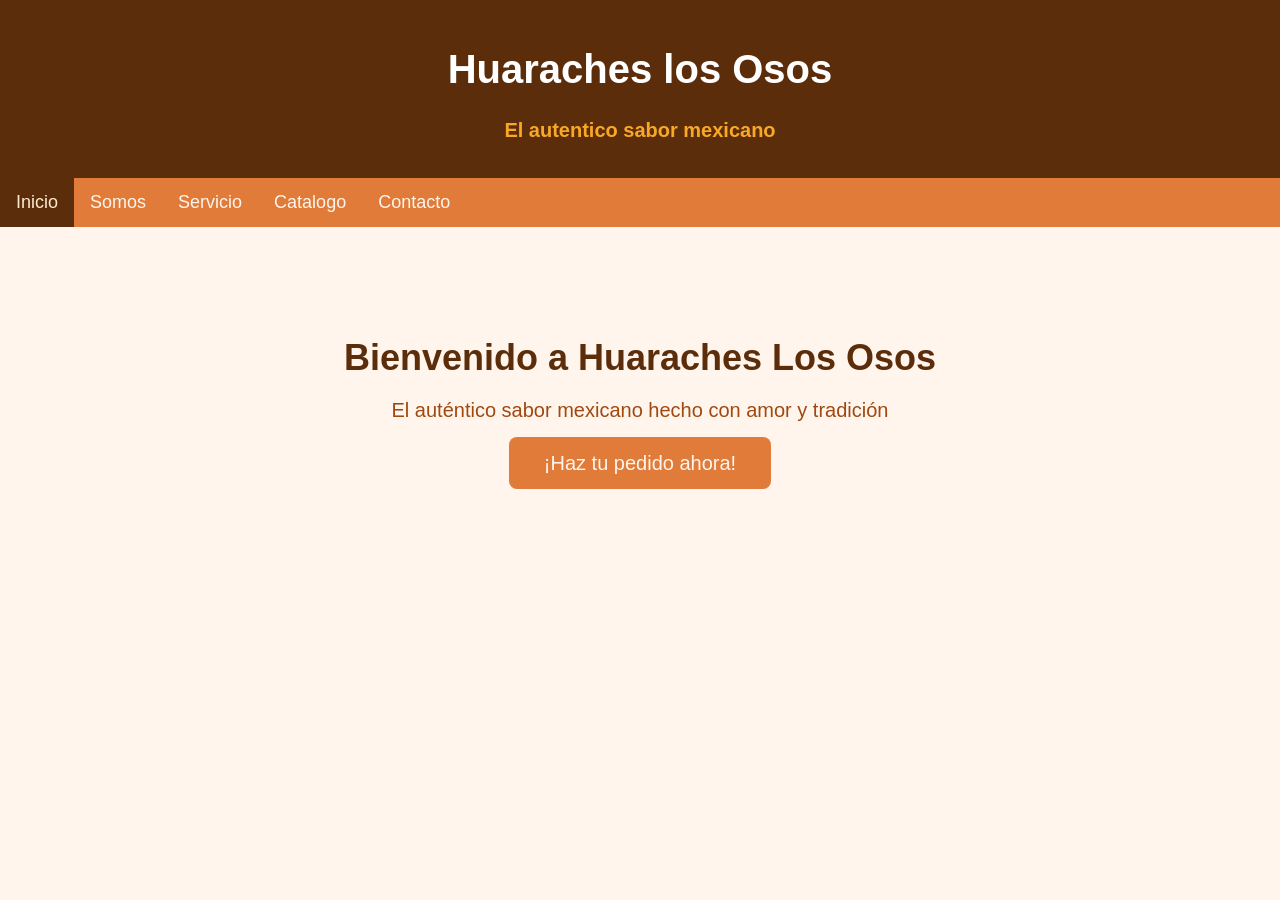
<file: index.html>
<!DOCTYPE html>
<html lang="es">
<head>
    <meta charset="UTF-8">
    <title>Huaraches Los Osos</title>
    <header>
        <div align="center">
            <h1 class="Titulo-principal">Huaraches los Osos</h1>
            <h2 class="Eslogan">El autentico sabor mexicano</h2>
        </div>
    </header>
    <style>
        body {
            background-color: #FFF5EC;
            margin: 0;
        }
        header{
            background-color: #5C2D0A;
            padding: 20px;
            display: block;
            unicode-bidi: isolate;
        }
        .Titulo-principal {
            font-size: 40px;
            font-family: 'Poppins', sans-serif;
            font-weight: bold;
            color: white;
            text-align: center;
        }
        .Eslogan {
            font-size: 20px;
            font-family: 'Open Sans', sans-serif;
            color: #F9A825;
            text-align: center;
        }
        p {
            font-family: Verdana, Geneva, Tahoma, sans-serif;
            font-size: 20px;
        }
        button {
            font-family: Verdana, Geneva, Tahoma, sans-serif;
            font-size: 20px;
            background-color: #E07B39;
            border: none;
            padding: 20px;
        }
        ul, ol {
            font-family: Verdana, Geneva, Tahoma, sans-serif;
            font-size: 18px;
        }
        .menu {
            list-style-type: none;
            margin: 0;
            padding: 0;
            overflow: hidden;
            background-color: #E07B39;
        }
        .menu li {
            float: left;
        }
        .menu li a {
            display: block;
            color: #FFF5EC;
            padding: 14px 16px;
            text-decoration: none;
        }
        .menu li a:hover:not(.active) {
            background-color: #A0480F;
        }
        .active {
            background-color: #5C2D0A;
            color: #FDEBD0 !important;
        }

        /* Hero */
        .hero {
            background-color: #FFF5EC;
            text-align: center;
            padding: 80px 20px;
        }
        .hero h2 {
            font-family: Verdana, Geneva, Tahoma, sans-serif;
            font-size: 36px;
            color: #5C2D0A;
            margin-bottom: 15px;
        }
        .hero p {
            font-size: 20px;
            color: #A0480F;
            margin-bottom: 30px;
        }
        .btn-hero {
            background-color: #E07B39;
            color: #FFF5EC;
            padding: 15px 35px;
            font-size: 20px;
            font-family: Verdana, Geneva, Tahoma, sans-serif;
            text-decoration: none;
            border-radius: 8px;
            transition: background-color 0.3s;
        }
        .btn-hero:hover {
            background-color: #F2C57C;
            color: #5C2D0A;
        }
    </style>

</head>
<body>

    <div>
        <ul class="menu">
            <li><a class="active" href="Inicio.html">Inicio</a></li>
            <li><a href="Somos.html">Somos</a></li>
            <li><a href="Formulario.html">Servicio</a></li>
            <li><a href="Catalogo.html">Catalogo</a></li>
            <li><a href="http://localhost/BD/Index.php">Contacto</a></li>
        </ul>
    </div>
    
    <div class="hero">
        <h2>Bienvenido a Huaraches Los Osos</h2>
        <p>El auténtico sabor mexicano hecho con amor y tradición</p>
        <a href="Formulario.html" class="btn-hero">¡Haz tu pedido ahora!</a>
    </div>


</body>
</html>
</file>
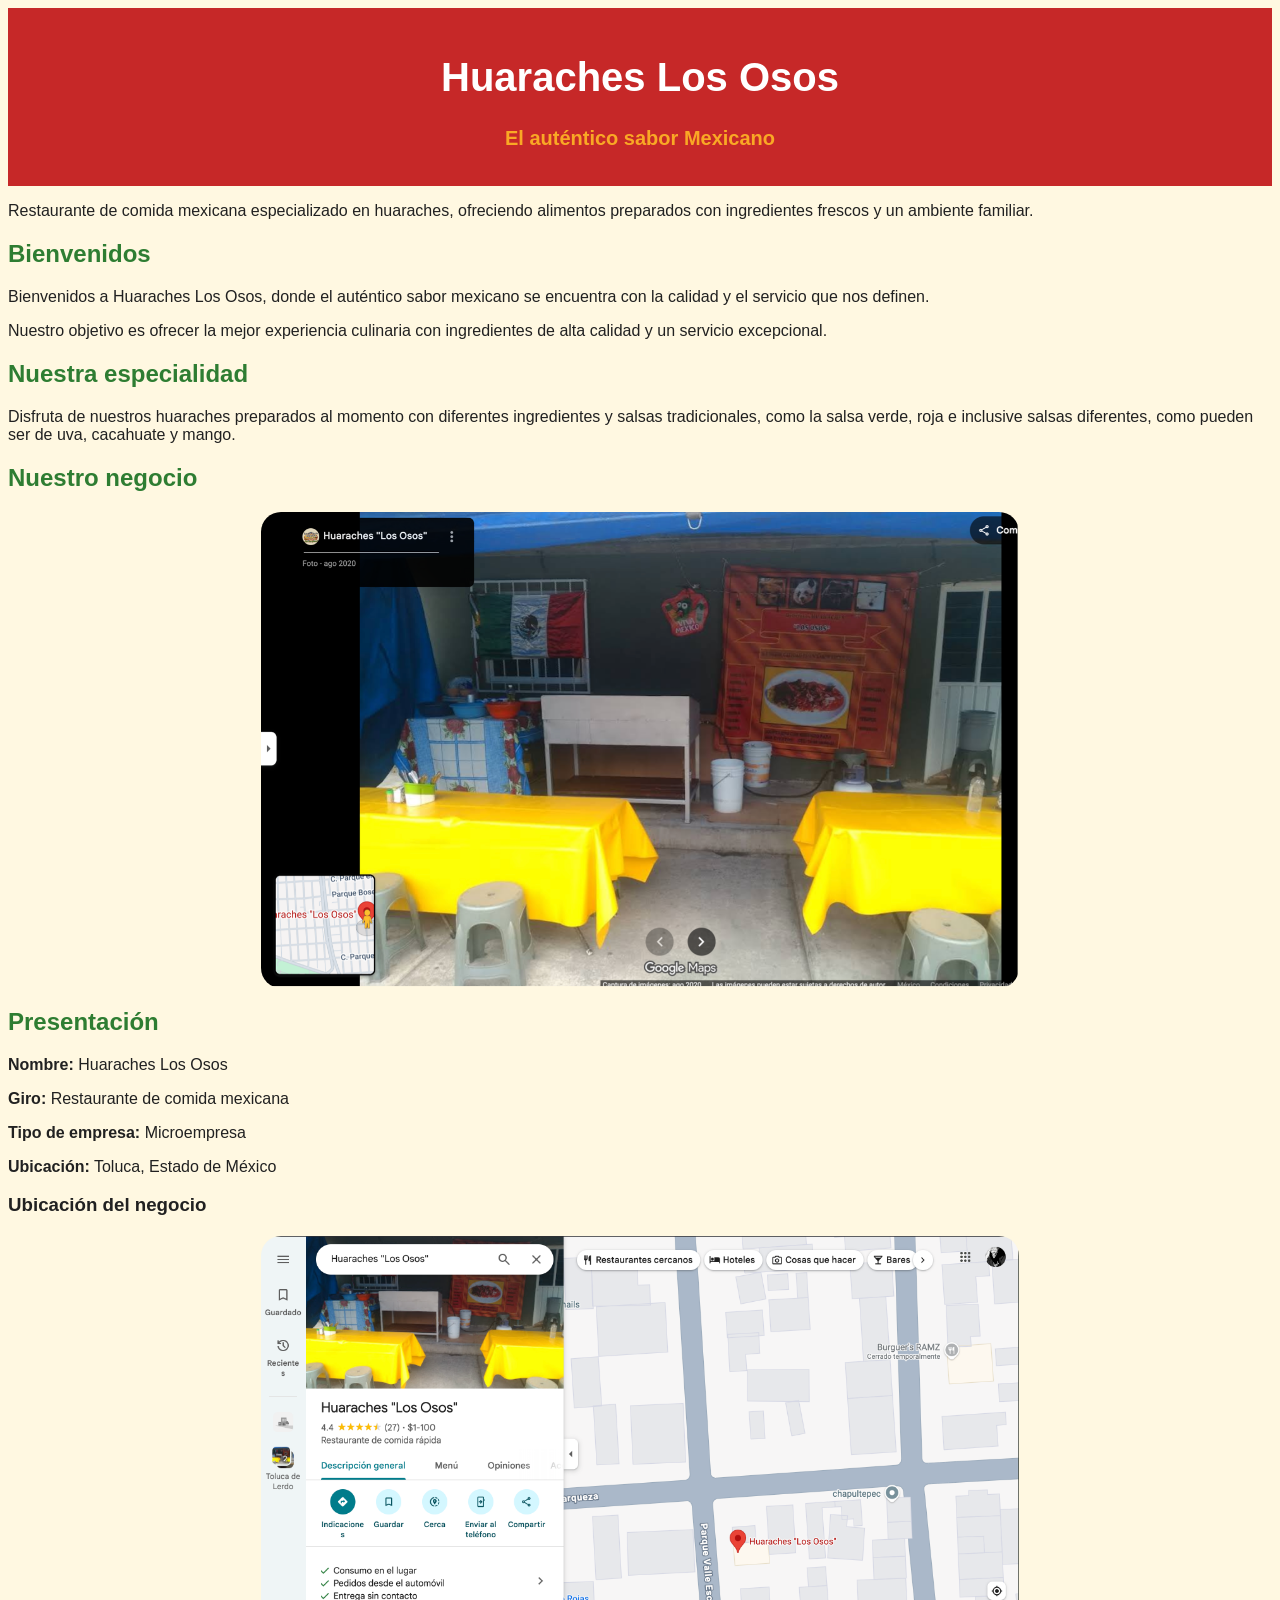
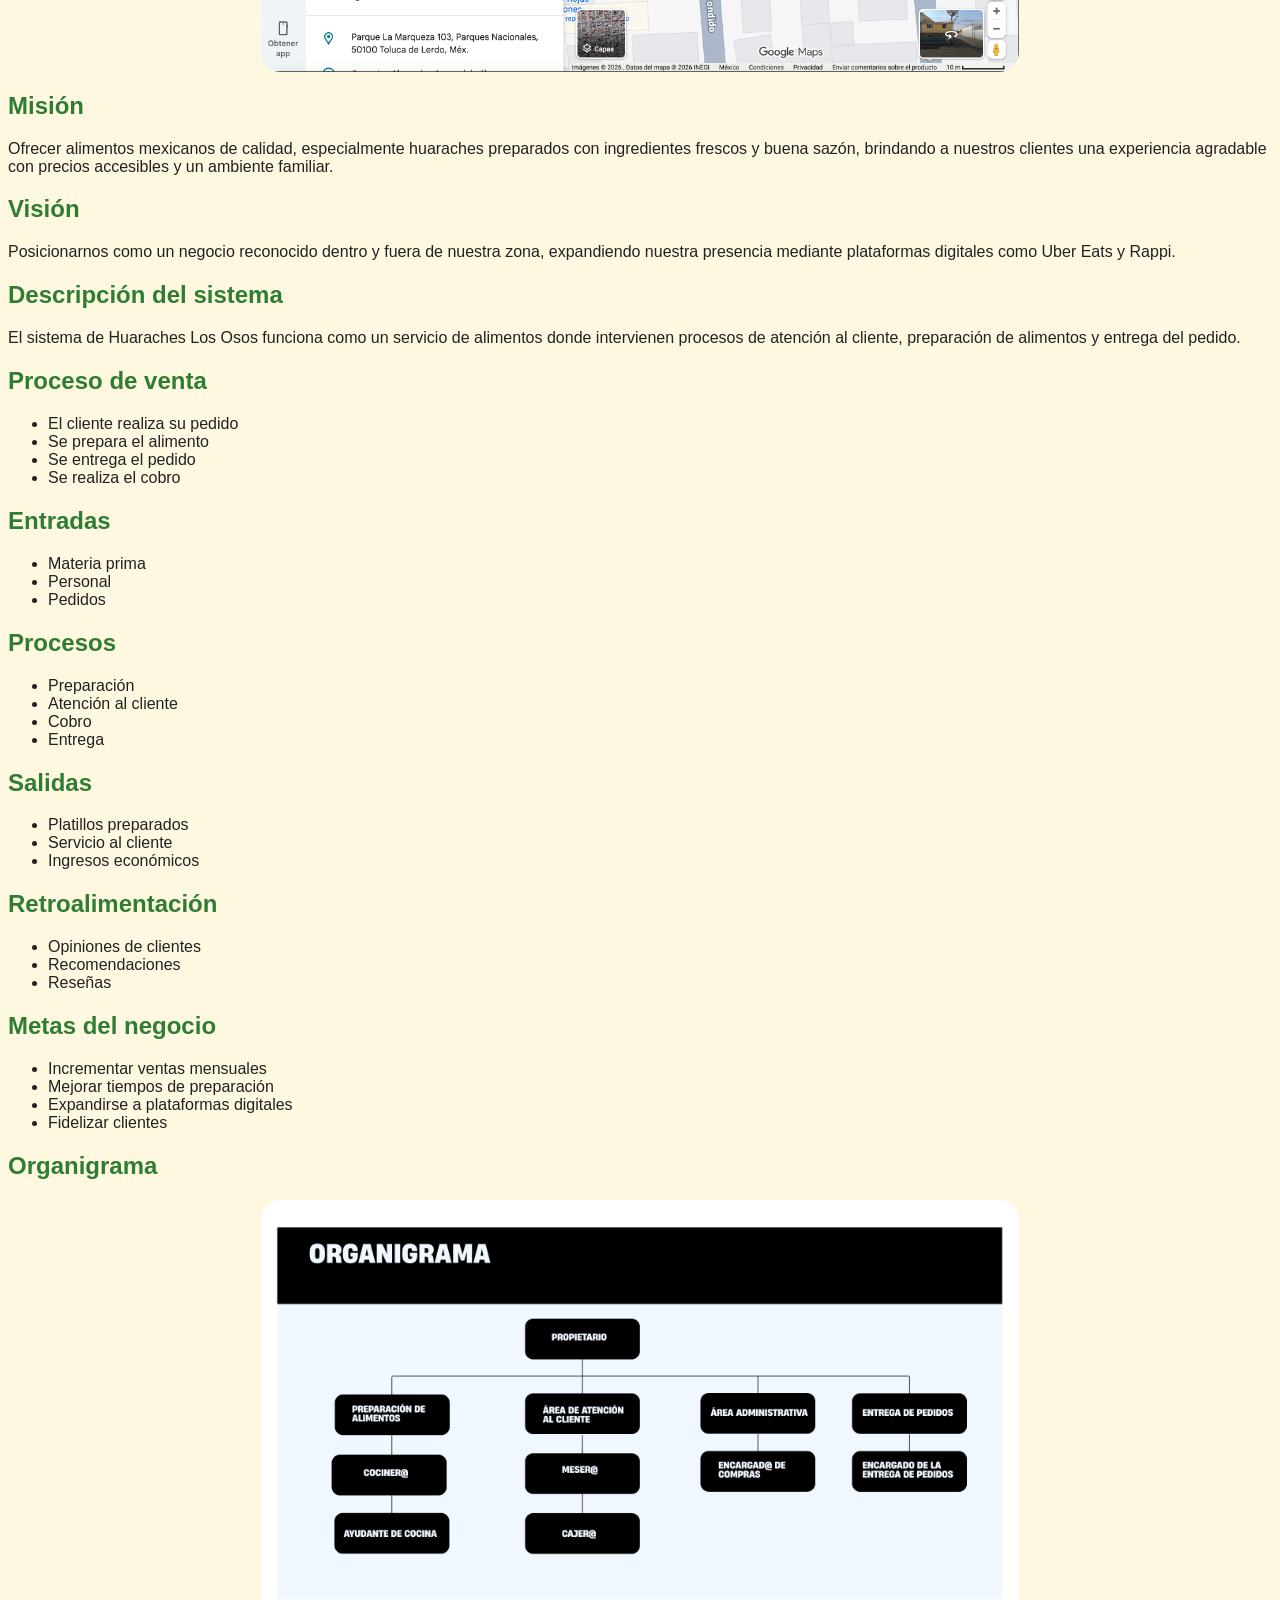
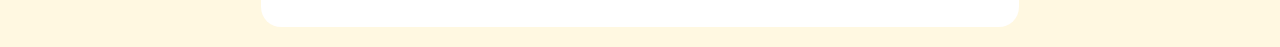
<file: Img/index.html>
<!DOCTYPE html>
<html lang="en">
<head>
    <meta charset="UTF-8">
    <title>Huaraches Los Osos</title>
    <link rel="stylesheet" href="../Estilo/style.css">
</head>

<body>

    <header>
    <div align="center">
        <h1 class="Titulo-principal">Huaraches Los Osos</h1>
        <h2 class="Eslogan">El auténtico sabor Mexicano</h2>
    </div>      


</header>
    <!-- Descripción -->
    <p>Restaurante de comida mexicana especializado en huaraches, ofreciendo alimentos preparados con ingredientes frescos y un ambiente familiar.</p>
    
    <!-- Bienvenida -->
<h2>Bienvenidos</h2>

    <p>Bienvenidos a Huaraches Los Osos, donde el auténtico sabor mexicano se encuentra con la calidad y el servicio que nos definen. </p>
    <p>Nuestro objetivo es ofrecer la mejor experiencia culinaria con ingredientes de alta calidad y un servicio excepcional.</p>

    <!-- Especialidad -->
<h2>Nuestra especialidad</h2>

    <p>Disfruta de nuestros huaraches preparados al momento con diferentes ingredientes y salsas tradicionales, como la salsa verde, roja e inclusive salsas diferentes, como pueden ser de uva, cacahuate y mango.</p>

    <!-- Imagen del negocio-->
<h2>Nuestro negocio</h2>
    <img src="../Img/Negocio.png" width="400">

    <!-- Presentación -->
<h2>Presentación</h2>

    <p><strong>Nombre:</strong> Huaraches Los Osos</p>
    <p><strong>Giro:</strong> Restaurante de comida mexicana</p>
    <p><strong>Tipo de empresa:</strong> Microempresa</p>
    <p><strong>Ubicación:</strong> Toluca, Estado de México</p>

    <!-- Ubicación (imagen o mapa) -->
<h3>Ubicación del negocio</h3> 
    <img src="../Img/Ubicacion.png" width="400">

    <!-- Misión -->
<h2>Misión</h2>
    <p>
        Ofrecer alimentos mexicanos de calidad, especialmente huaraches preparados con ingredientes frescos y buena sazón, brindando a nuestros clientes una experiencia agradable con precios accesibles y un ambiente familiar.
    </p>

    <!-- Visión -->
<h2>Visión</h2>
    <p>
        Posicionarnos como un negocio reconocido dentro y fuera de nuestra zona, expandiendo nuestra presencia mediante plataformas digitales como Uber Eats y Rappi.
    </p>

    <!-- Sistema -->
<h2>Descripción del sistema</h2>
    <p>
        El sistema de Huaraches Los Osos funciona como un servicio de alimentos donde intervienen procesos de atención al cliente, preparación de alimentos y entrega del pedido.
    </p>

    <!-- Proceso -->
<h2>Proceso de venta</h2>
    <ul>
        <li>El cliente realiza su pedido</li>
        <li>Se prepara el alimento</li>
        <li>Se entrega el pedido</li>
        <li>Se realiza el cobro</li>
    </ul>

    <!-- Entradas -->
<h2>Entradas</h2>
    <ul>
        <li>Materia prima</li>
        <li>Personal</li>
        <li>Pedidos</li>
    </ul>

    <!-- Procesos -->
<h2>Procesos</h2>
    <ul>
        <li>Preparación</li>
        <li>Atención al cliente</li>
        <li>Cobro</li>
        <li>Entrega</li>
    </ul>

    <!-- Salidas -->
<h2>Salidas</h2>
    <ul>
        <li>Platillos preparados</li>
        <li>Servicio al cliente</li>
        <li>Ingresos económicos</li>
    </ul>

    <!-- Retroalimentación -->
<h2>Retroalimentación</h2>
    <ul>
        <li>Opiniones de clientes</li>
        <li>Recomendaciones</li>
        <li>Reseñas</li>
    </ul>

    <!-- Metas -->
<h2>Metas del negocio</h2>
    <ul>
        <li>Incrementar ventas mensuales</li>
        <li>Mejorar tiempos de preparación</li>
        <li>Expandirse a plataformas digitales</li>
        <li>Fidelizar clientes</li>
    </ul>

<!-- Organigrama -->
<h2>Organigrama</h2>
    <img src="../Img/Organigrama.png" width="400">

</body>
</html>
</file>
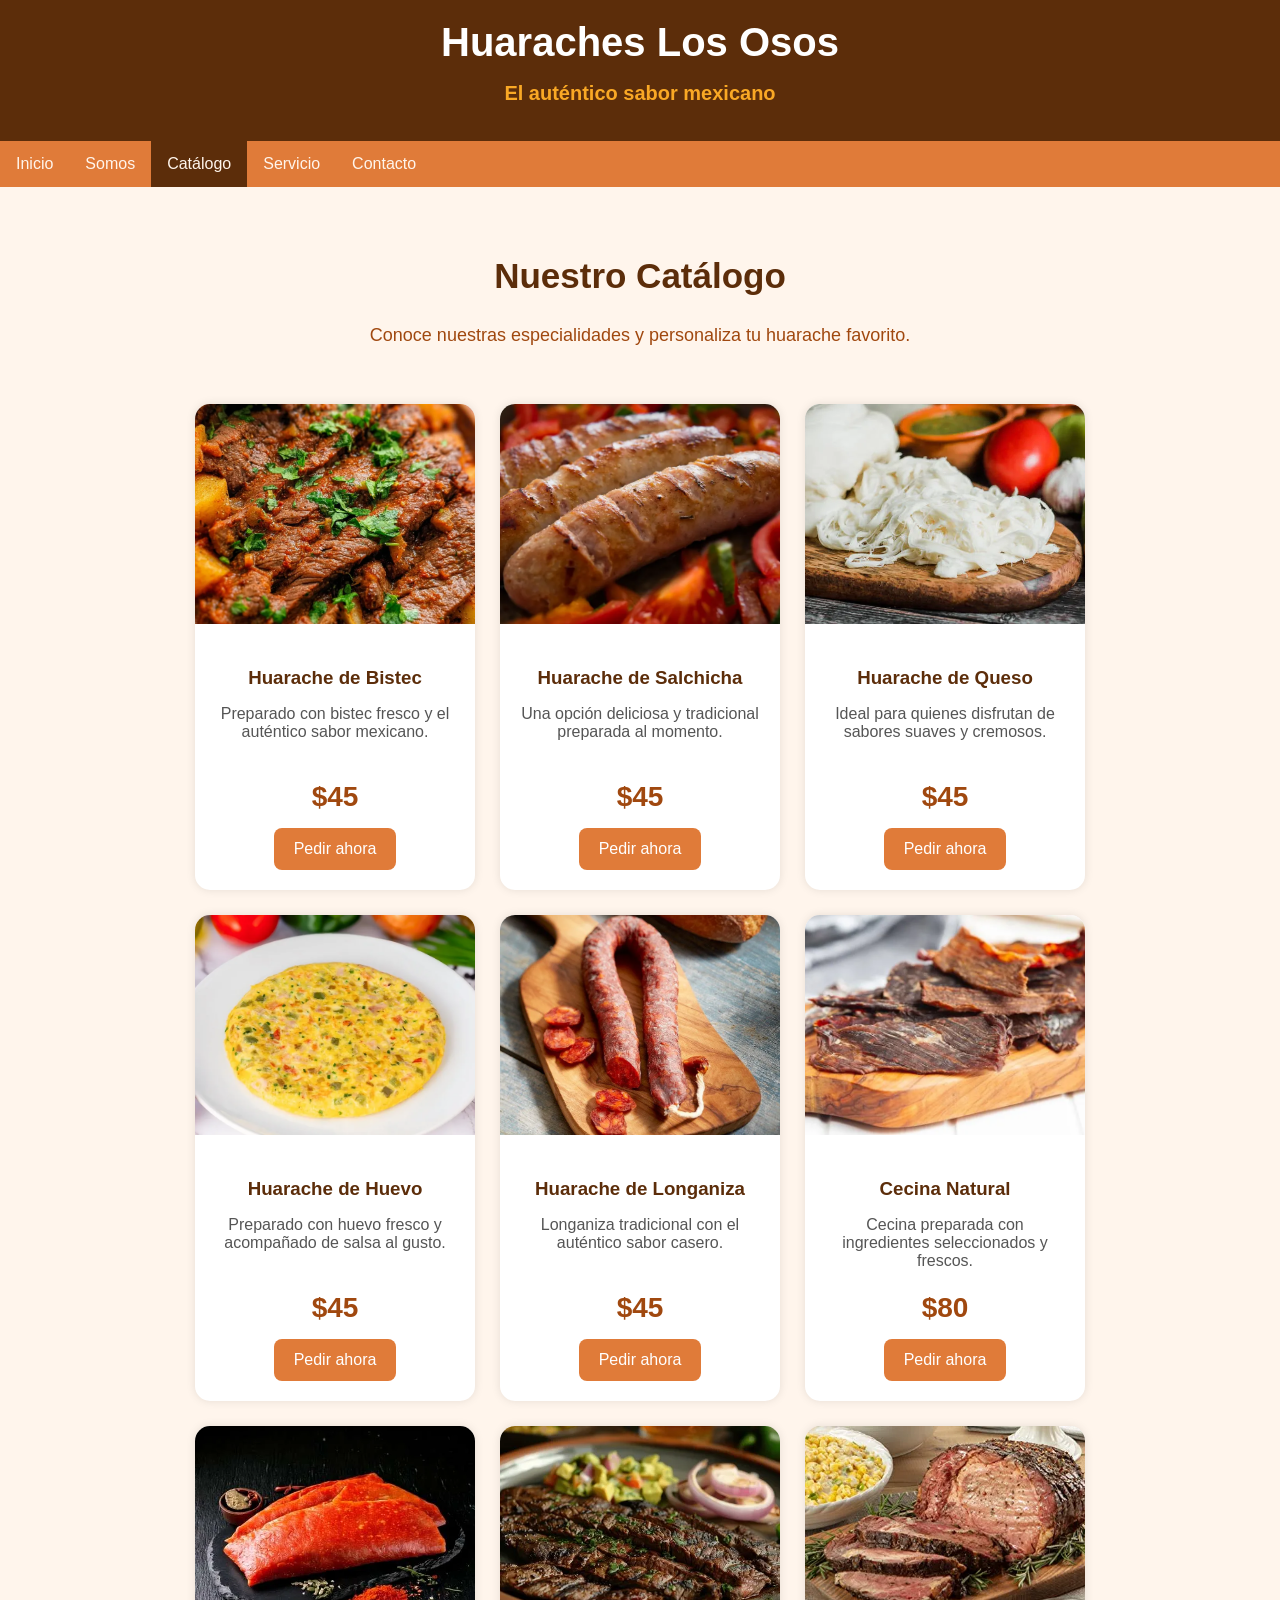
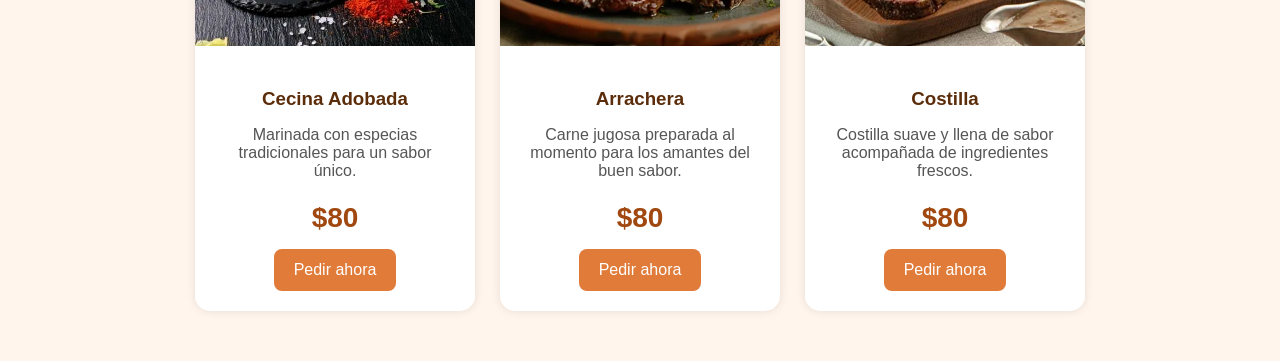
<file: Catalogo.html>
<!DOCTYPE html>
<html lang="es">
<head>
<meta charset="UTF-8">
<title>Catálogo - Huaraches Los Osos</title>

<style>

body{
    margin:0;
    background-color:#FFF5EC;
    font-family:Verdana, Geneva, Tahoma, sans-serif;
}

/* ENCABEZADO */
header{
    background-color:#5C2D0A;
    padding:20px;
    text-align:center;
}

.Titulo-principal{
    font-size:40px;
    font-weight:bold;
    color:white;
    margin:0;
}

.Eslogan{
    font-size:20px;
    color:#F9A825;
}

/* MENÚ */
.menu{
    list-style-type:none;
    margin:0;
    padding:0;
    overflow:hidden;
    background-color:#E07B39;
}

.menu li{
    float:left;
}

.menu li a{
    display:block;
    color:#FFF5EC;
    padding:14px 16px;
    text-decoration:none;
}

.menu li a:hover:not(.active){
    background-color:#A0480F;
}

.active{
    background-color:#5C2D0A;
}

/* TITULO */
.titulo{
    text-align:center;
    padding:40px 20px;
}

.titulo h2{
    color:#5C2D0A;
    font-size:35px;
}

.titulo p{
    color:#A0480F;
    font-size:18px;
}

/* CATÁLOGO */
.catalogo{
    width:90%;
    margin:auto;
    display:flex;
    flex-wrap:wrap;
    justify-content:center;
    gap:25px;
    padding-bottom:50px;
}

/* TARJETAS */
.card{
    width:280px;
    background:white;
    border-radius:15px;
    overflow:hidden;
    box-shadow:0 0 10px rgba(0,0,0,.1);
    transition:.3s;
}

.card:hover{
    transform:translateY(-5px);
}

.card img{
    width:100%;
    height:220px;
    object-fit:cover;
}

.info{
    padding:20px;
    text-align:center;
}

.info h3{
    color:#5C2D0A;
    margin-bottom:10px;
}

.info p{
    color:#555;
    min-height:60px;
}

.precio{
    color:#A0480F;
    font-size:28px;
    font-weight:bold;
    margin:15px 0;
}

.btn{
    display:inline-block;
    background:#E07B39;
    color:white;
    text-decoration:none;
    padding:12px 20px;
    border-radius:8px;
    transition:.3s;
}

.btn:hover{
    background:#A0480F;
}

</style>
</head>

<body>

<header>
    <h1 class="Titulo-principal">Huaraches Los Osos</h1>
    <h2 class="Eslogan">El auténtico sabor mexicano</h2>
</header>

<ul class="menu">
    <li><a href="Inicio.html">Inicio</a></li>
    <li><a href="Somos.html">Somos</a></li>
    <li><a class="active" href="Catalogo.html">Catálogo</a></li>
    <li><a href="Formulario.html">Servicio</a></li>
    <li><a href="http://localhost/BD/Index.php">Contacto</a></li>
</ul>

<div class="titulo">
    <h2>Nuestro Catálogo</h2>
    <p>Conoce nuestras especialidades y personaliza tu huarache favorito.</p>
</div>

<div class="catalogo">

    <!-- BISTEC -->
    <div class="card">
        <img src="../Img/bistec.webp">
        <div class="info">
            <h3>Huarache de Bistec</h3>
            <p>Preparado con bistec fresco y el auténtico sabor mexicano.</p>
            <div class="precio">$45</div>
            <a href="Formulario.html" class="btn">Pedir ahora</a>
        </div>
    </div>

    <!-- SALCHICHA -->
    <div class="card">
        <img src="../Img/salchicha.webp">
        <div class="info">
            <h3>Huarache de Salchicha</h3>
            <p>Una opción deliciosa y tradicional preparada al momento.</p>
            <div class="precio">$45</div>
            <a href="Formulario.html" class="btn">Pedir ahora</a>
        </div>
    </div>

    <!-- QUESO -->
    <div class="card">
        <img src="../Img/queso.webp">
        <div class="info">
            <h3>Huarache de Queso</h3>
            <p>Ideal para quienes disfrutan de sabores suaves y cremosos.</p>
            <div class="precio">$45</div>
            <a href="Formulario.html" class="btn">Pedir ahora</a>
        </div>
    </div>

    <!-- HUEVO -->
    <div class="card">
        <img src="../Img/huevo.webp">
        <div class="info">
            <h3>Huarache de Huevo</h3>
            <p>Preparado con huevo fresco y acompañado de salsa al gusto.</p>
            <div class="precio">$45</div>
            <a href="Formulario.html" class="btn">Pedir ahora</a>
        </div>
    </div>

    <!-- LONGANIZA -->
    <div class="card">
        <img src="../Img/chorizo.webp">
        <div class="info">
            <h3>Huarache de Longaniza</h3>
            <p>Longaniza tradicional con el auténtico sabor casero.</p>
            <div class="precio">$45</div>
            <a href="Formulario.html" class="btn">Pedir ahora</a>
        </div>
    </div>

    <!-- CECINA NATURAL -->
    <div class="card">
        <img src="../Img/cecina natural.webp">
        <div class="info">
            <h3>Cecina Natural</h3>
            <p>Cecina preparada con ingredientes seleccionados y frescos.</p>
            <div class="precio">$80</div>
            <a href="Formulario.html" class="btn">Pedir ahora</a>
        </div>
    </div>

    <!-- CECINA ADOBADA -->
    <div class="card">
        <img src="../Img/cecina adobada.webp">
        <div class="info">
            <h3>Cecina Adobada</h3>
            <p>Marinada con especias tradicionales para un sabor único.</p>
            <div class="precio">$80</div>
            <a href="Formulario.html" class="btn">Pedir ahora</a>
        </div>
    </div>

    <!-- ARRACHERA -->
    <div class="card">
        <img src="../Img/arrachera.webp">
        <div class="info">
            <h3>Arrachera</h3>
            <p>Carne jugosa preparada al momento para los amantes del buen sabor.</p>
            <div class="precio">$80</div>
            <a href="Formulario.html" class="btn">Pedir ahora</a>
        </div>
    </div>

    <!-- COSTILLA -->
    <div class="card">
        <img src="../Img/costilla.webp">
        <div class="info">
            <h3>Costilla</h3>
            <p>Costilla suave y llena de sabor acompañada de ingredientes frescos.</p>
            <div class="precio">$80</div>
            <a href="Formulario.html" class="btn">Pedir ahora</a>
        </div>
    </div>

</div>

</body>
</html>
</file>
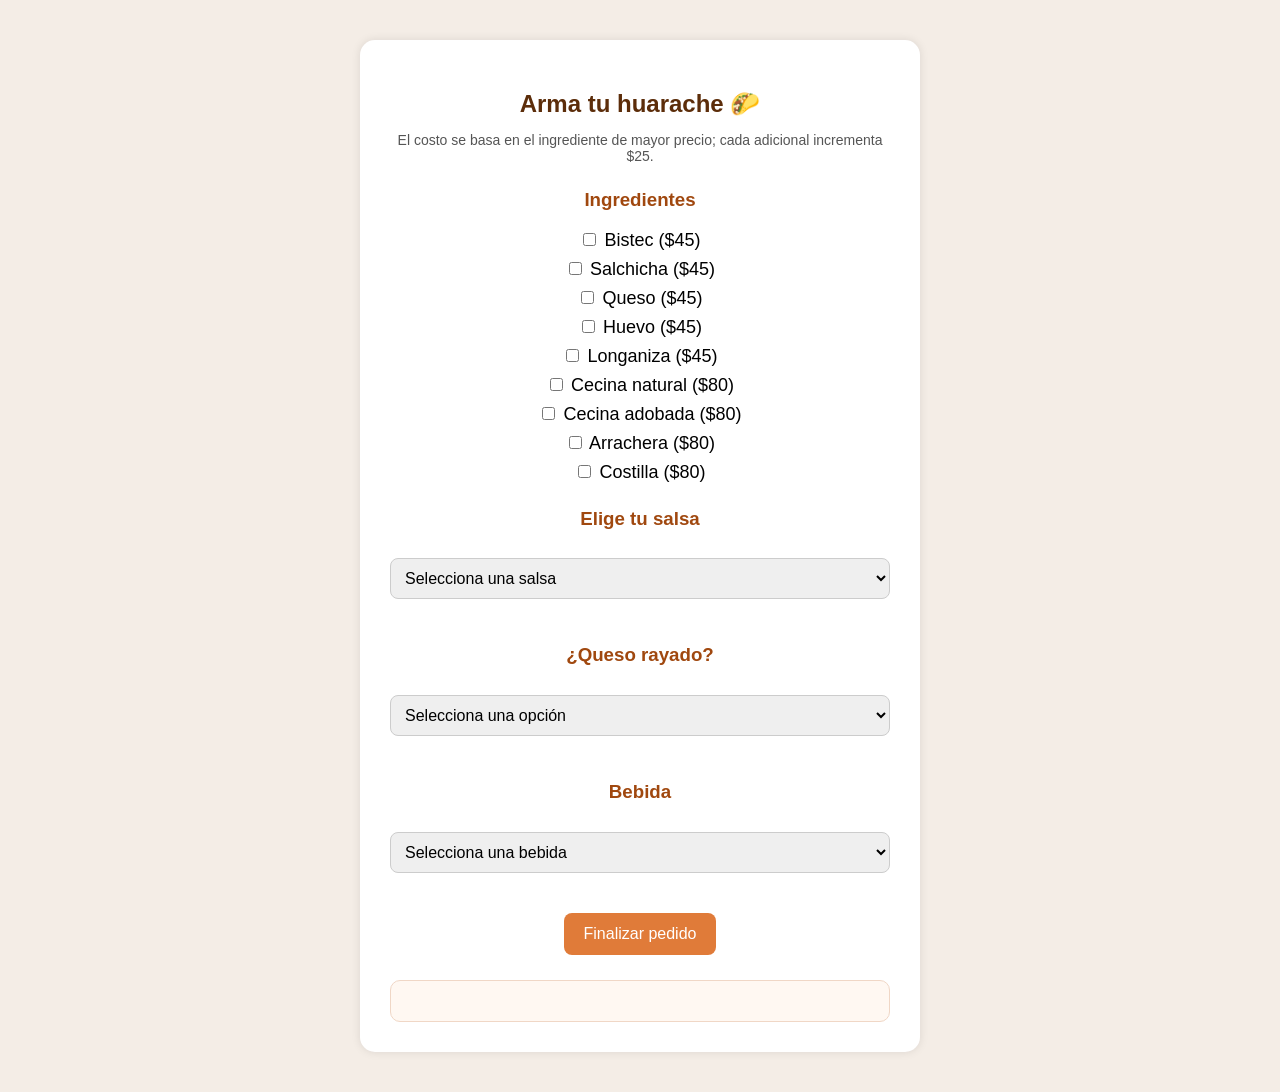
<file: Formulario.html>
<!DOCTYPE html>
<html lang="es">
<head>
<meta charset="UTF-8">
<title>Pedido - Huaraches</title>

<style>

body{
    font-family: Arial;
    background-color: #f4ede6;
    text-align: center;
    margin: 0;
}

/* CONTENEDOR */
.container{
    margin: 40px auto;
    width: 500px;
    background: white;
    padding: 30px;
    border-radius: 15px;
    box-shadow: 0 0 10px rgba(0,0,0,0.1);
}

/* TITULOS */
h2{
    color: #5C2D0A;
    margin-bottom: 10px;
}

h3{
    color: #A0480F;
    margin-top: 25px;
}

/* LABELS */
label{
    display: block;
    margin: 8px 0;
    font-size: 18px;
}

/* MENSAJE */
.submensaje{
    font-size: 14px;
    margin-bottom: 20px;
    color: #555;
}

/* SELECT */
select{
    width: 100%;
    padding: 10px;
    border-radius: 8px;
    border: 1px solid #ccc;
    margin-top: 10px;
    margin-bottom: 20px;
    font-size: 16px;
}

/* BOTONES */
button{
    margin-top: 20px;
    padding: 12px 20px;
    background: #E07B39;
    border: none;
    color: white;
    border-radius: 8px;
    cursor: pointer;
    font-size: 16px;
    transition: 0.3s;
}

button:hover{
    background: #A0480F;
}

/* RESULTADO */
#ticket{
    text-align: left;
    margin-top: 25px;
    background: #fff8f2;
    padding: 20px;
    border-radius: 10px;
    border: 1px solid #f0d7c6;
}

</style>
</head>

<body>

<div class="container">

<h2>Arma tu huarache 🌮</h2>

<p class="submensaje">
El costo se basa en el ingrediente de mayor precio; cada adicional incrementa $25.
</p>

<!-- INGREDIENTES -->
<h3>Ingredientes</h3>

<label><input type="checkbox" value="45" data-nombre="Bistec"> Bistec ($45)</label>
<label><input type="checkbox" value="45" data-nombre="Salchicha"> Salchicha ($45)</label>
<label><input type="checkbox" value="45" data-nombre="Queso"> Queso ($45)</label>
<label><input type="checkbox" value="45" data-nombre="Huevo"> Huevo ($45)</label>
<label><input type="checkbox" value="45" data-nombre="Longaniza"> Longaniza ($45)</label>

<label><input type="checkbox" value="80" data-nombre="Cecina natural"> Cecina natural ($80)</label>
<label><input type="checkbox" value="80" data-nombre="Cecina adobada"> Cecina adobada ($80)</label>
<label><input type="checkbox" value="80" data-nombre="Arrachera"> Arrachera ($80)</label>
<label><input type="checkbox" value="80" data-nombre="Costilla"> Costilla ($80)</label>

<!-- SALSA -->
<h3>Elige tu salsa</h3>

<select id="salsa">
    <option value="">Selecciona una salsa</option>
    <option value="Verde">Salsa verde</option>
    <option value="Roja">Salsa roja</option>
    <option value="Mixta">De las dos</option>
    <option value="Sin salsa">Sin salsa</option>
</select>

<!-- QUESO -->
<h3>¿Queso rayado?</h3>

<select id="queso">
    <option value="">Selecciona una opción</option>
    <option value="Sí">Sí</option>
    <option value="No">No</option>
</select>

<!-- BEBIDAS -->
<h3>Bebida</h3>

<select id="bebida">
    <option value="">Selecciona una bebida</option>
    <option value="Agua de guayaba">Agua de guayaba (1L - $30)</option>
    <option value="Agua de Jamaica">Agua de Jamaica (1L - $30)</option>
    <option value="Sin bebida">Sin bebida</option>
</select>

<!-- BOTON -->
<button onclick="finalizarPedido()">Finalizar pedido</button>

<!-- RESULTADO -->
<div id="ticket"></div>

</div>

<script>

function finalizarPedido(){

    let checks = document.querySelectorAll('input[type="checkbox"]:checked');

    if(checks.length === 0){
        alert("Selecciona al menos un ingrediente");
        return;
    }

    if(checks.length > 9){
        alert("Máximo 9 ingredientes");
        return;
    }

    let ingredientes = [];
    let precios = [];

    checks.forEach(el => {
        ingredientes.push(el.dataset.nombre);
        precios.push(parseInt(el.value));
    });

    let salsa = document.getElementById("salsa").value;
    let queso = document.getElementById("queso").value;
    let bebida = document.getElementById("bebida").value;

    if(salsa === "" || queso === "" || bebida === ""){
        alert("Completa todos los apartados");
        return;
    }

    /* CALCULO TOTAL */
    let base = Math.max(...precios);
    let extras = precios.length - 1;
    let total = base + (extras * 25);

    if(
        bebida === "Agua de guayaba" ||
        bebida === "Agua de Jamaica"
    ){
        total += 30;
    }

    let bebidaTexto =
        bebida === "Sin bebida"
        ? "No incluye"
        : bebida + " (1L)";

    /* MOSTRAR TICKET */
    let ticket =
    "<h2>🧾 Tu pedido</h2>" +

    "<strong>Ingredientes:</strong><br>" +
    ingredientes.join(", ") +

    "<br><br><strong>Salsa:</strong> " + salsa +

    "<br><strong>Queso rayado:</strong> " + queso +

    "<br><strong>Bebida:</strong> " + bebidaTexto +

    "<br><br><strong>Total:</strong> $" + total;

    document.getElementById("ticket").innerHTML = ticket;
}

</script>

</body>
</html>
</file>
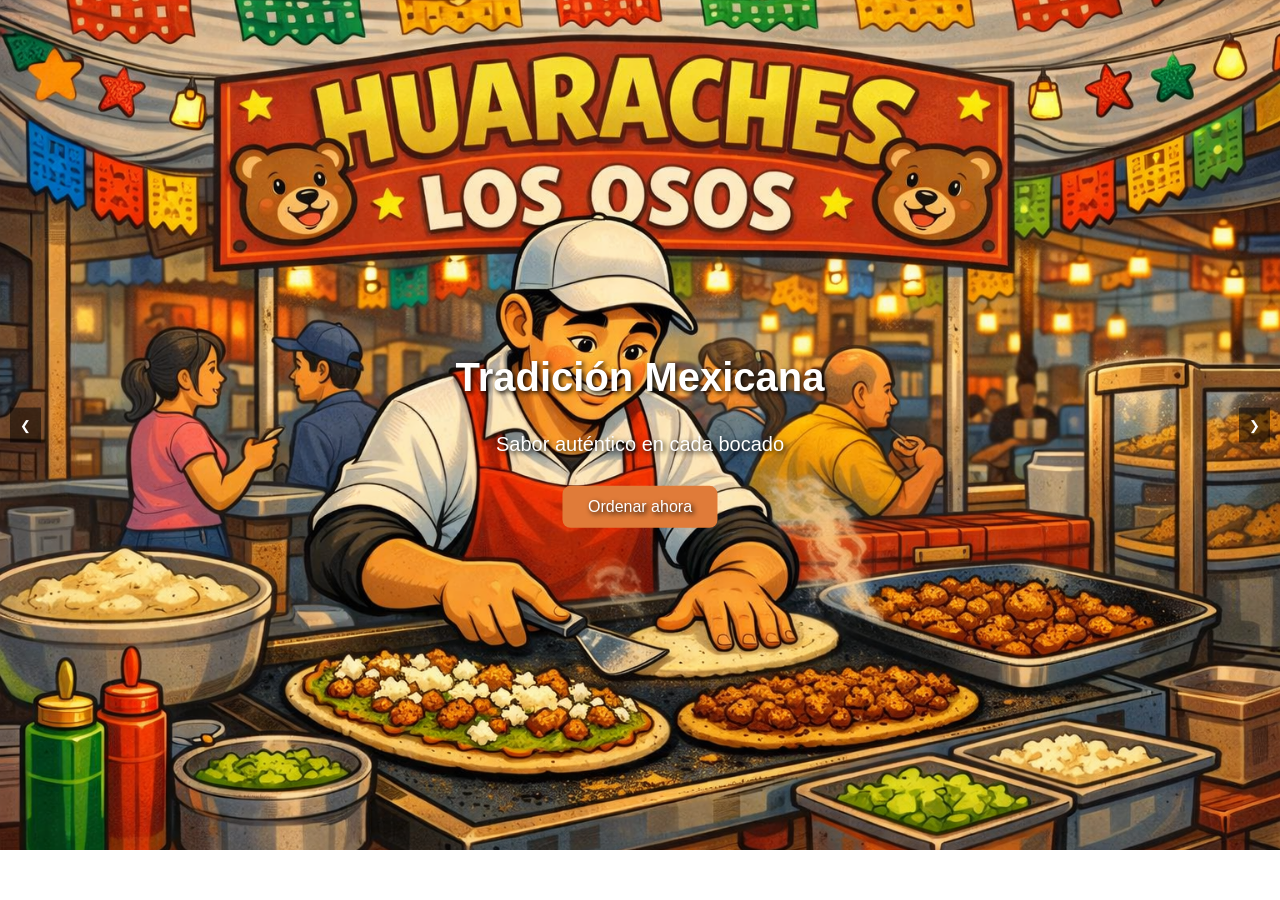
<file: Inicio.html>
<!DOCTYPE html>
<html lang="es">
<head>
<meta charset="UTF-8">
<title>Inicio - Huaraches Los Osos</title>

<style>
body {
    margin: 0;
    font-family: Arial;
}

/* SLIDER */
.slider {
    position: relative;
    width: 100%;
    height: 850px;
    overflow: hidden;
}

.slide {
    position: absolute;
    width: 100%;
    height: 100%;
    opacity: 0;
    transition: opacity 1s ease;
}

.slide.active {
    opacity: 1;
}

.slide img {
    width: 100%;
    height: 100%;
    object-fit: cover;
}

/* TEXTO */
.texto {
    position: absolute;
    top: 50%;
    left: 50%;
    transform: translate(-50%, -50%);
    color: white;
    text-align: center;
    text-shadow: 2px 2px 5px black;
}

.texto h2 {
    font-size: 40px;
}

.texto p {
    font-size: 20px;
}

/* BOTÓN */
.btn {
    background: #E07B39;
    padding: 12px 25px;
    color: white;
    text-decoration: none;
    border-radius: 8px;
    display: inline-block;
    margin-top: 10px;
}

/* FLECHAS */
.prev, .next {
    position: absolute;
    top: 50%;
    transform: translateY(-50%);
    background: rgba(0,0,0,0.5);
    color: white;
    border: none;
    padding: 10px;
    cursor: pointer;
}

.prev { left: 10px; }
.next { right: 10px; }

</style>
</head>

<body>


<!-- SLIDER -->
<div class="slider">

    <div class="slide active">
        <img src="../Img/Osos.png">
        <div class="texto">
            <h2>Tradición Mexicana</h2>
            <p>Sabor auténtico en cada bocado</p>
            <a href="Formulario.html" class="btn">Ordenar ahora</a>
        </div>
    </div>

    <div class="slide">
        <img src="../Img/Negocio1.png">
        <div class="texto">
            <h2>Ambiente Familiar</h2>
            <p>Disfruta con quienes más quieres</p>
            <a href="Formulario.html" class="btn">Realiza tu pedido</a>
        </div>
    </div>

    <div class="slide">
        <img src="../Img/Comida1.png">
        <div class="texto">
            <h2>Calidad y Sabor</h2>
            <p>Ingredientes frescos siempre</p>
            <a href="Formulario.html" class="btn">Hacer pedido</a>
        </div>
    </div>

    <button class="prev" onclick="mover(-1)">❮</button>
    <button class="next" onclick="mover(1)">❯</button>

</div>

<script>
let index = 0;
let slides = document.querySelectorAll(".slide");

function mostrar(i) {
    slides.forEach(s => s.classList.remove("active"));
    slides[i].classList.add("active");
}

function mover(direccion) {
    index += direccion;

    if (index < 0) index = slides.length - 1;
    if (index >= slides.length) index = 0;

    mostrar(index);
}

// CAMBIO AUTOMÁTICO
setInterval(() => {
    mover(1);
}, 4000);
</script>

</body>
</html>
</file>
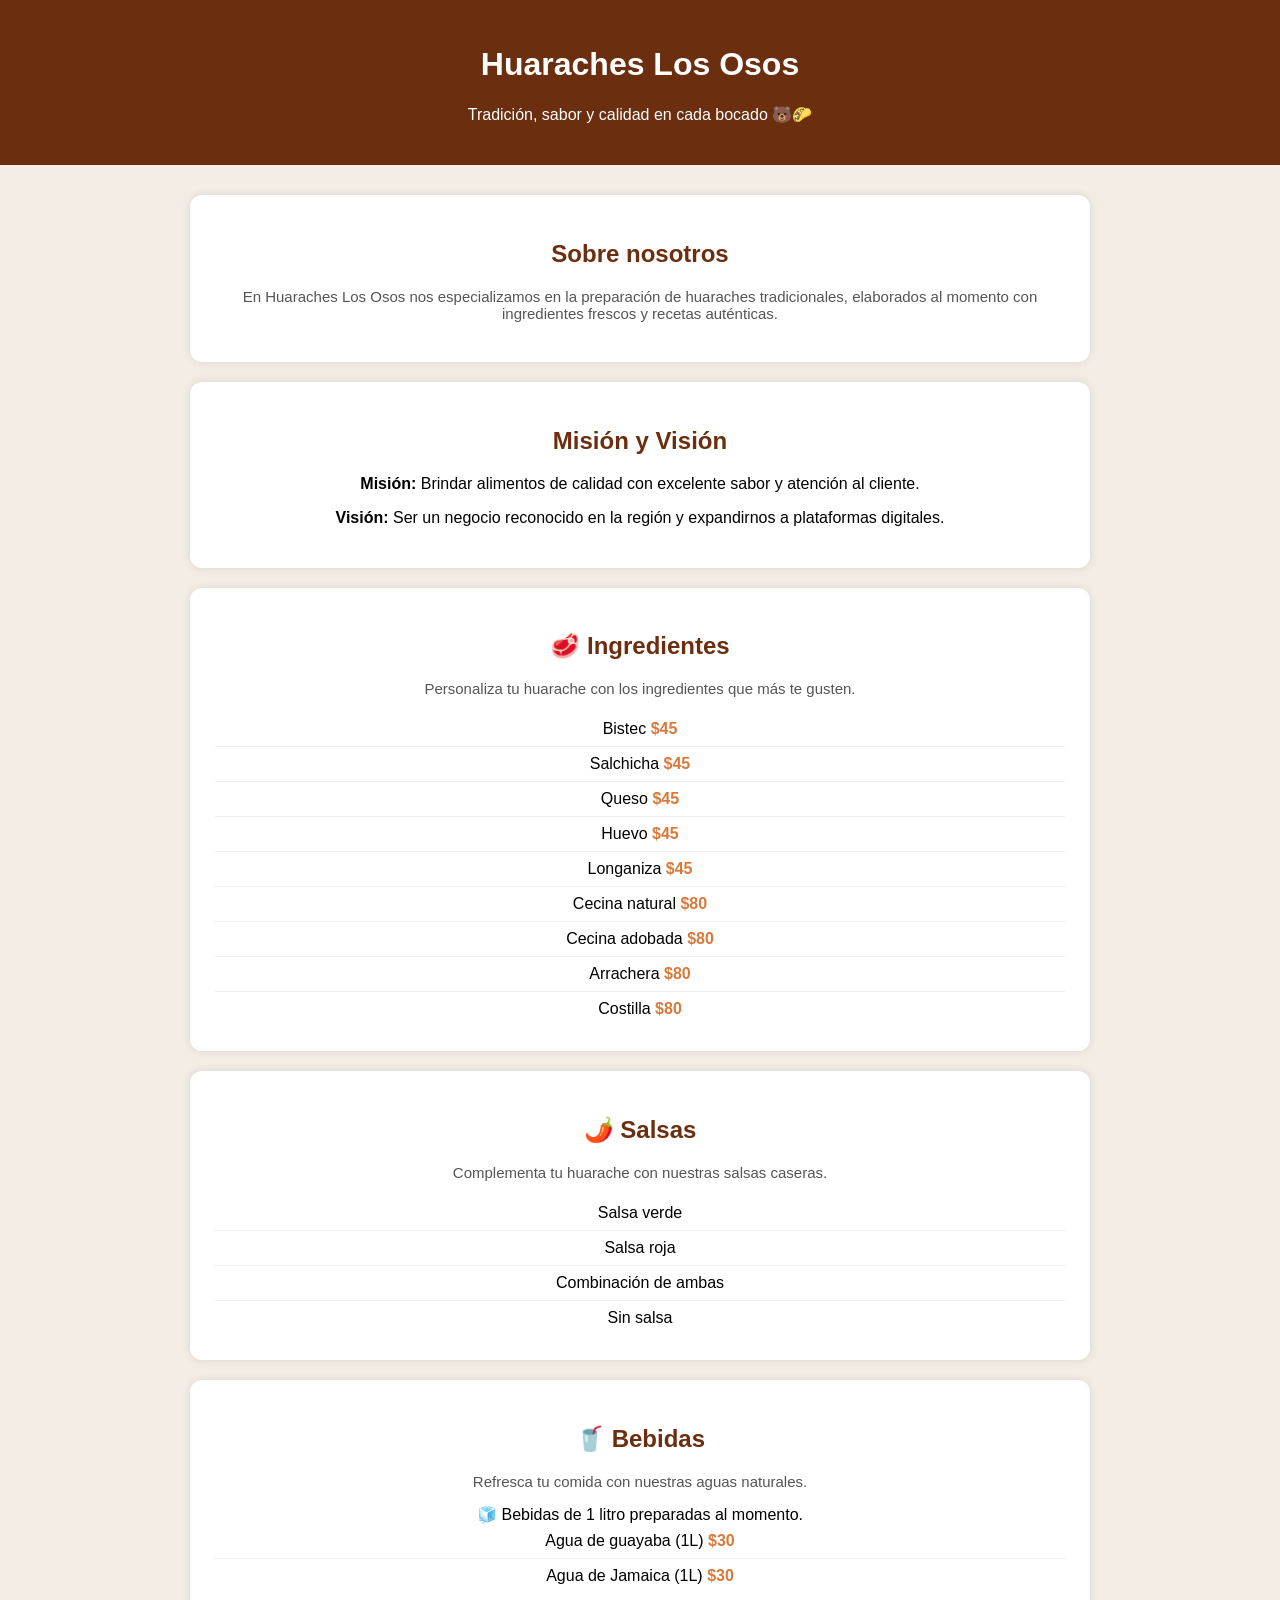
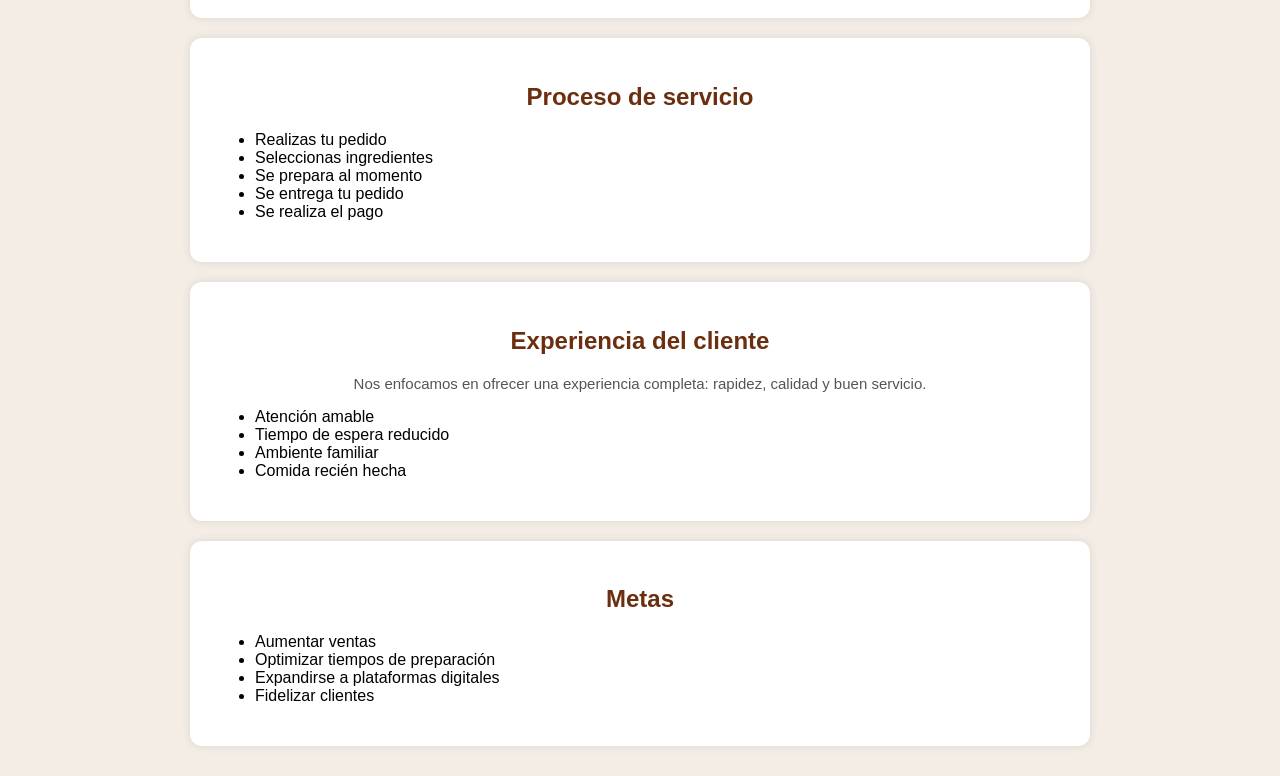
<file: Somos.html>
<!DOCTYPE html>
<html lang="es">
<head>
<meta charset="UTF-8">
<title>Catálogo - Huaraches Los Osos</title>

<style>
body {
    font-family: Arial;
    background-color: #f4ede6;
    margin: 0;
    text-align: center;
}

.header {
    background-color: #6b2e0f;
    color: white;
    padding: 25px;
}

.container {
    width: 90%;
    max-width: 900px;
    margin: 30px auto;
}

.section {
    background: white;
    padding: 25px;
    margin-bottom: 20px;
    border-radius: 12px;
    box-shadow: 0 0 10px rgba(0,0,0,0.1);
}

h2 {
    color: #6b2e0f;
}

.item {
    padding: 8px;
    border-bottom: 1px solid #eee;
}

.item:last-child {
    border-bottom: none;
}

.precio {
    color: #d97a3a;
    font-weight: bold;
}

.descripcion {
    font-size: 15px;
    color: #555;
    margin-bottom: 15px;
}

ul {
    text-align: left;
}


</style>
</head>

<body>

<div class="header">
    <h1>Huaraches Los Osos</h1>
    <p>Tradición, sabor y calidad en cada bocado 🐻🌮</p>
</div>

<div class="container">

    <!-- SOBRE NOSOTROS -->
    <div class="section">
        <h2>Sobre nosotros</h2>
        <p class="descripcion">
            En Huaraches Los Osos nos especializamos en la preparación de huaraches tradicionales, 
            elaborados al momento con ingredientes frescos y recetas auténticas.
        </p>

    </div>

    <!-- MISIÓN Y VISIÓN -->
    <div class="section">
        <h2>Misión y Visión</h2>
        <p><strong>Misión:</strong> Brindar alimentos de calidad con excelente sabor y atención al cliente.</p>
        <p><strong>Visión:</strong> Ser un negocio reconocido en la región y expandirnos a plataformas digitales.</p>
    </div>

    <!-- INGREDIENTES -->
    <div class="section">
        <h2>🥩 Ingredientes</h2>
        <p class="descripcion">
            Personaliza tu huarache con los ingredientes que más te gusten.
        </p>  

        <div class="item">Bistec <span class="precio">$45</span></div>
        <div class="item">Salchicha <span class="precio">$45</span></div>
        <div class="item">Queso <span class="precio">$45</span></div>
        <div class="item">Huevo <span class="precio">$45</span></div>
        <div class="item">Longaniza <span class="precio">$45</span></div>

        <div class="item">Cecina natural <span class="precio">$80</span></div>
        <div class="item">Cecina adobada <span class="precio">$80</span></div>
        <div class="item">Arrachera <span class="precio">$80</span></div>
        <div class="item">Costilla <span class="precio">$80</span></div>
    </div>

    <!-- SALSAS -->
    <div class="section">
        <h2>🌶️ Salsas</h2>
        <p class="descripcion">
            Complementa tu huarache con nuestras salsas caseras.
        </p>


        <div class="item">Salsa verde</div>
        <div class="item">Salsa roja</div>
        <div class="item">Combinación de ambas</div>
        <div class="item">Sin salsa</div>
    </div>

    <!-- BEBIDAS -->
    <div class="section">
        <h2>🥤 Bebidas</h2>
        <p class="descripcion">
            Refresca tu comida con nuestras aguas naturales.
        </p>

        <div class="destacado">
            🧊 Bebidas de 1 litro preparadas al momento.
        </div>

        <div class="item">Agua de guayaba (1L) <span class="precio">$30</span></div>
        <div class="item">Agua de Jamaica (1L) <span class="precio">$30</span></div>
    </div>

    <!-- PROCESO -->
    <div class="section">
        <h2>Proceso de servicio</h2>
        <ul>
            <li>Realizas tu pedido</li>
            <li>Seleccionas ingredientes</li>
            <li>Se prepara al momento</li>
            <li>Se entrega tu pedido</li>
            <li>Se realiza el pago</li>
        </ul>
    </div>

    <!-- EXPERIENCIA -->
    <div class="section">
        <h2>Experiencia del cliente</h2>
        <p class="descripcion">
            Nos enfocamos en ofrecer una experiencia completa: rapidez, calidad y buen servicio.
        </p>

        <ul>
            <li>Atención amable</li>
            <li>Tiempo de espera reducido</li>
            <li>Ambiente familiar</li>
            <li>Comida recién hecha</li>
        </ul>
    </div>

    <!-- METAS -->
    <div class="section">
        <h2>Metas</h2>
        <ul>
            <li>Aumentar ventas</li>
            <li>Optimizar tiempos de preparación</li>
            <li>Expandirse a plataformas digitales</li>
            <li>Fidelizar clientes</li>
        </ul>
    </div>

</div>

</body>
</html>
</file>
<file: Estilo/style.css>
.Titulo-principal { /* Clase para el título principal en el encabezado */
    font-size: 40px;
    font-family: 'Poppins', sans-serif;
    font-weight: bold;
    color: white;
    text-align: center;
}
.Eslogan { /* Clase para el eslogan debajo del título principal */
    font-size: 20px; 
    font-family: 'Open Sans', sans-serif;
    color: #F9A825;
    text-align: center;
}
body { /* Estilos generales para el cuerpo del documento */
    font-family: 'Open Sans', sans-serif;
    background-color: #FFF8E1;
    color: #212121;
}
header { /* Estilos para el encabezado del sitio */
    background-color: #C62828;
    padding: 20px;
}
h2 { /* Estilos para los títulos de segundo nivel en el contenido */
    font-family: 'Poppins', sans-serif;
    color: #2E7D32;  
    text-align: left;
}
img { /* Estilos para las imágenes en el contenido */
    display: block;
    margin: 20px auto;
    border-radius: 20px;
    width: 60%;
}
</file>
